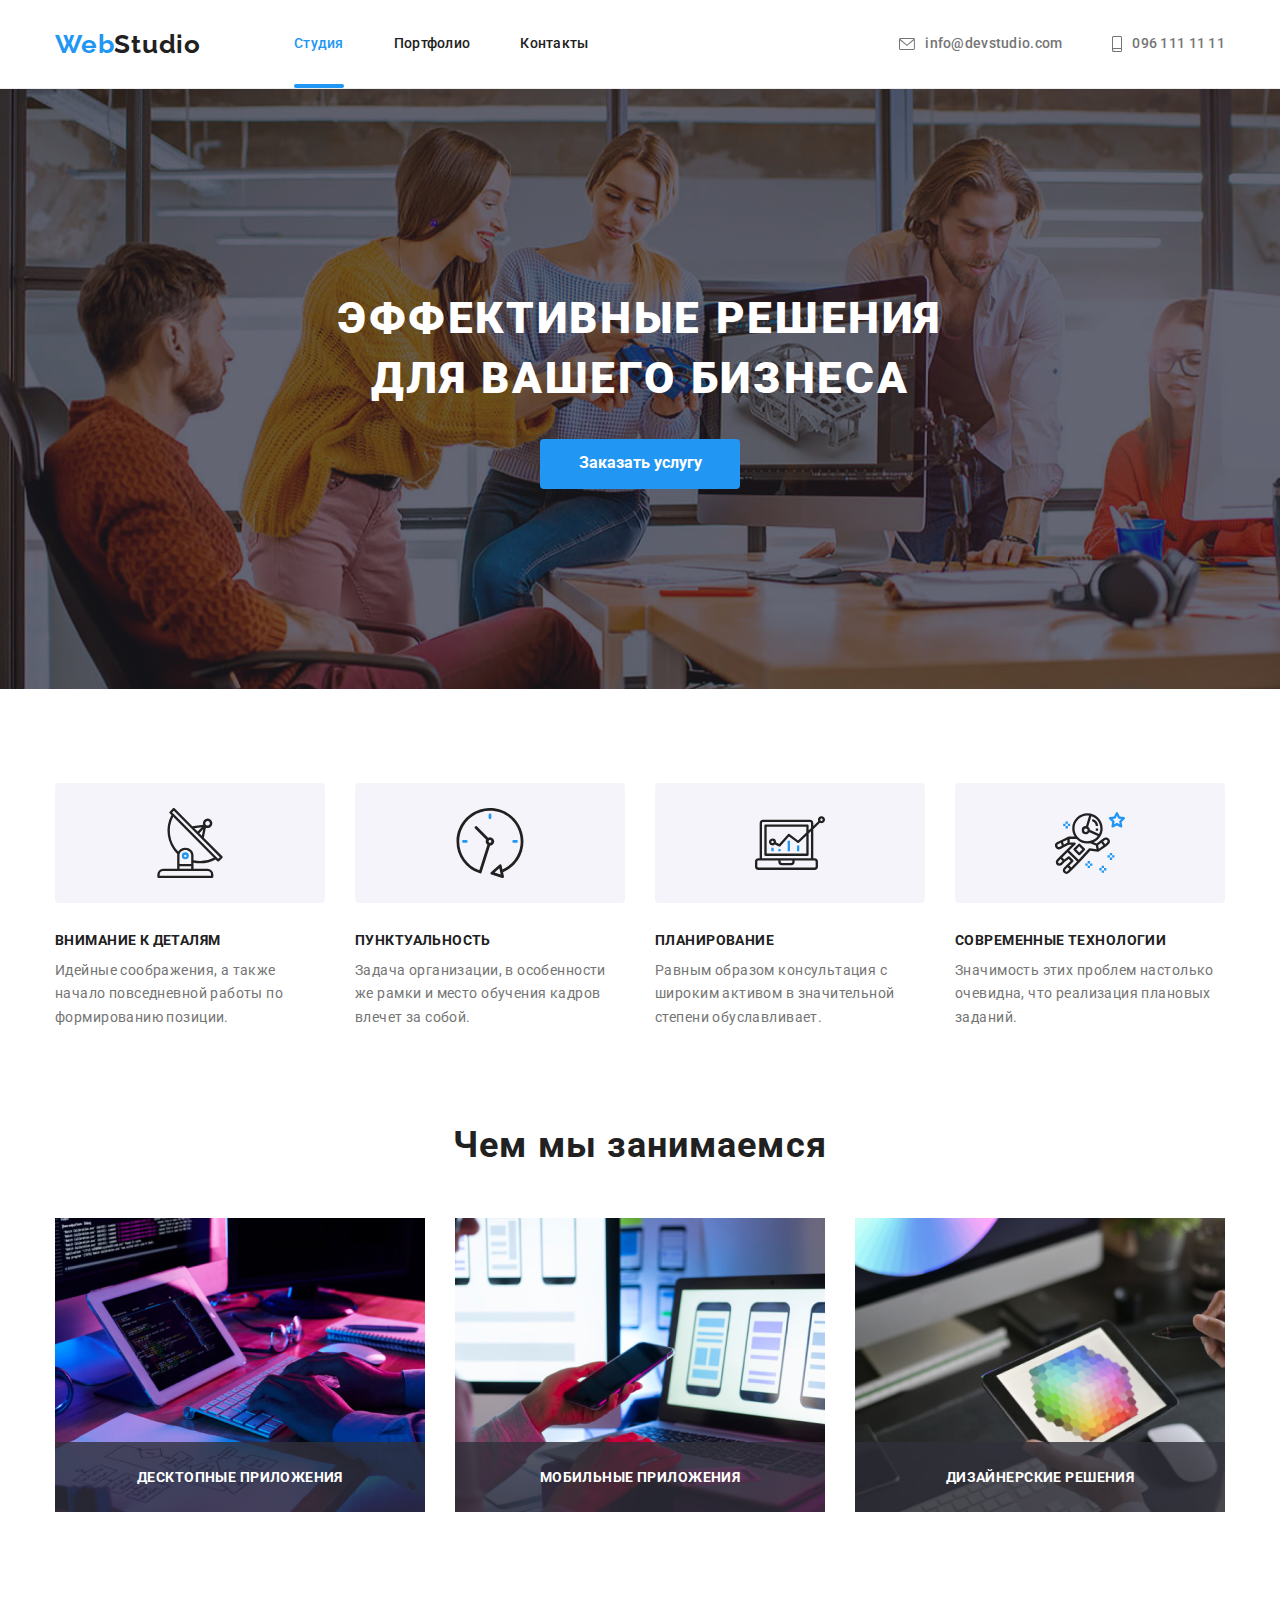
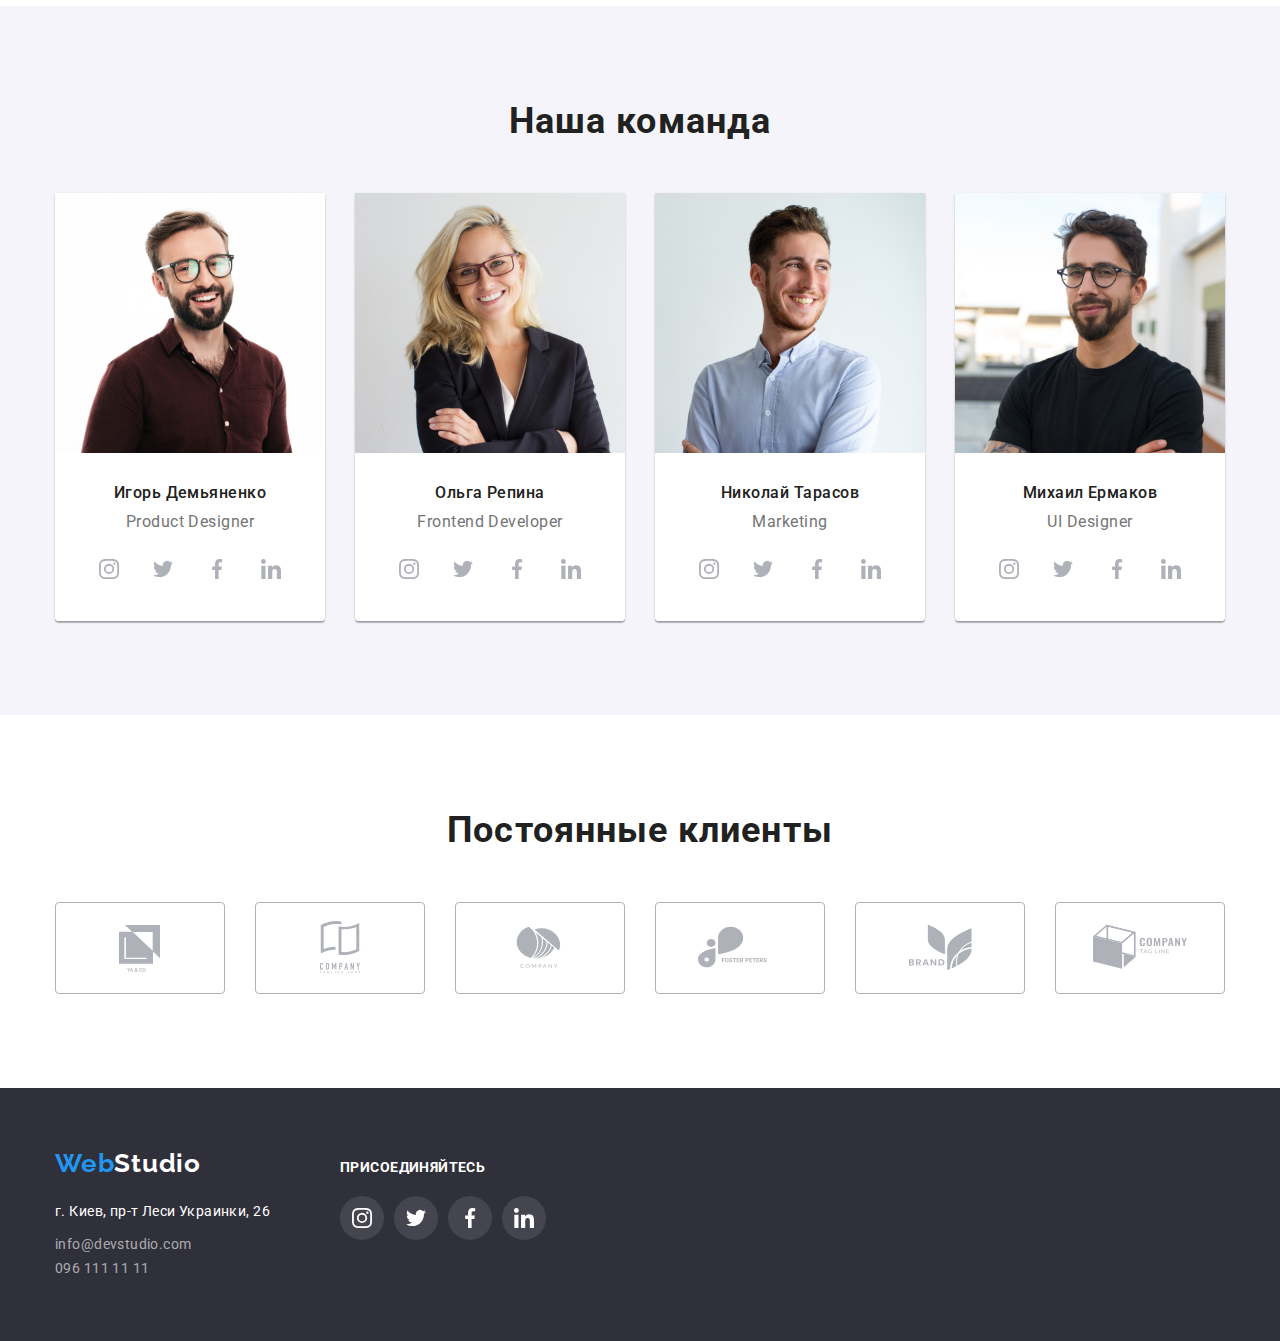
<file: index.html>
<!DOCTYPE html>
<html lang="ru">
  <head>
    <meta charset="UTF-8" />
    <meta name="viewport" content="width=device-width, initial-scale=1.0" />
    <title>Студия</title>
<link rel="stylesheet" href="https://cdnjs.cloudflare.com/ajax/libs/modern-normalize/0.6.0/modern-normalize.min.css" />
<link href="https://fonts.googleapis.com/css2?family=Raleway:wght@700&family=Roboto:wght@400;500;700;900&display=swap"
  rel="stylesheet">
<link rel="stylesheet" href="./css/style.css" />
  </head>
  <body>
    
  <header >
  <div class="container nav-container">
    <nav class="nav-subcontainer">
      <a href="./index.html" class="logo">
        <span>Web</span>Studio
      </a>
      <ul class="site-nav">
        <li><a href="./index.html" class="link curent ">Студия</a></li>
        <li><a href="./portfolio.html" class="link ">Портфолио</a></li>
        <li><a href="" class="link">Контакты</a></li>
  
      </ul>
    </nav>
  
    <ul class="auth-nav">
      <li> 
         
        <a href="mailto:info@devstudio.com" class="link" > 
          <svg class="icon-auth-nav" > 
          <use href="./images/icons.svg#icon-mail"></use>
        </svg>
        info@devstudio.com</a> </li>
      <li> <a href="tel:+0961111111" class="link">
        <svg class="icon-sec-auth-nav">
          <use href="./images/icons.svg#icon-smartphone"></use>
        </svg>
        096 111 11 11</a> </li>
    </ul>
  </div>
  </header>

  <main>
    <!-- Герой -->
    <section class="hero section " >
      <div class="container hero-container">
      <h1 class="hero-title" >Эффективные решения для вашего бизнеса</h1>
      <button type="button" class="button-primary" data-modal-open >Заказать услугу</button>  
      </div>
    </section>
<!-- переваги -->
    <section class="section-advantage section " >
      <div class="container">
      <ul class="feature list" >
        <li class="feature-li" >
         <div class="icon-hero-container" >
          <svg class="icon-hero">
            <use href="./images/icons.svg#icon-anten"></use>
          </svg>
          </div>
          <h3  class="title"  >Внимание к деталям</h3>
          <p>
          Идейные соображения, а также начало повседневной работы по формированию позиции.
          </p>
        </li>
        <li class="feature-li" >
         <div class="icon-hero-container" >

          <svg class="icon-hero">
            <use href="./images/icons.svg#icon-time"></use>
          </svg>
          </div>
          <h3 class="title" >Пунктуальность</h3>
          <p>
        Задача организации, в особенности же рамки и место обучения кадров влечет за собой.
          </p>
        </li>
        <li class="feature-li" >
         <div class="icon-hero-container" >

          <svg class="icon-hero">
            <use href="./images/icons.svg#icon-pc"></use>
          </svg>
          </div>
          <h3 class="title" >Планирование</h3>
          <p>
        Равным образом консультация с широким активом в значительной степени обуславливает.
          </p>
        </li>
        <li class="feature-li" >
         <div class="icon-hero-container" >

          <svg class="icon-hero">
            <use href="./images/icons.svg#icon-space"></use>
          </svg></div>
          <h3 class="title" >Современные технологии</h3>
          <p>
        Значимость этих проблем настолько очевидна, что реализация плановых заданий.
          </p>
        </li>
        </ul>
      </div>
     </section>
    <section class="section-work section " >
      <div class="container" >
      <h2 class="title-big">Чем мы занимаемся</h2>
    
      <ul class="section-work-list" >
        <li>
          <img src="./images/img_01.jpg" alt=" верстка " width="370" height="294" />
        <p class="we-doing-meta">
        Десктопные приложения
        </p>
        </li>
        <li>
          <img src="./images/img_02.jpg" alt="мобильная_версия" width="370" height="294" />
        <p class="we-doing-meta">
Мобильные приложения
        </p>
        </li>
        <li>
          <img src="./images/img_03.jpg" alt="дизайн" width="370" height="294" />
        <p class="we-doing-meta">
Дизайнерские решения
        </p>
        </li>
      </ul>
    </div>
    </section>
<!-- comanda -->
    <section class="section-team section " >
      <div class="container">
      <h2 class="title-big " >Наша команда</h2>
   
      <ul class="section-team-list" >
        <li class="section-team-list-li" >
          <img src="./images/igor.jpg" alt=" игорь" width="270" height="260" />
          <div class="container-team-li" > 
          <h3 class="title" > Игорь Демьяненко</h3>
          <p class="text">Product Designer
          </p>
          <ul>
            <li class="icon-team-list">
              <a href="" class="icon-team-link">

              <svg class="icon-team">
                <use href="./images/icons.svg#icon-instagram"></use>
              </svg>

              </a>
            </li>
            <li class="icon-team-list">
              <a href="" class="icon-team-link">

                <svg class="icon-team">
                  <use href="./images/icons.svg#icon-twitter"></use>
                </svg>

              </a>
            </li>
            <li class="icon-team-list">
              <a href="" class="icon-team-link">

                <svg class="icon-team">
                  <use href="./images/icons.svg#icon-facebook"></use>
                </svg>

              </a>
            </li>
            <li class="icon-team-list">
              <a href="" class="icon-team-link">

                <svg class="icon-team">
                  <use href="./images/icons.svg#icon-lincedin"></use>
                </svg>

              </a>
            </li>
          </ul>
         
          <div>
        </li>
        <li class="section-team-list-li" >
            <img src="./images/olga.jpg" alt=" ольга" width="270" height="260" />
            <div class="container-team-li" > 
            <h3 class="title" > Ольга Репина</h3>
            <p class="text" >
          Frontend Developer
            </p>
          <ul>
            <li class="icon-team-list">
              <a href="" class="icon-team-link">
          
                <svg class="icon-team">
                  <use href="./images/icons.svg#icon-instagram"></use>
                </svg>
          
              </a>
            </li>
            <li class="icon-team-list">
              <a href="" class="icon-team-link">
          
                <svg class="icon-team">
                  <use href="./images/icons.svg#icon-twitter"></use>
                </svg>
          
              </a>
            </li>
            <li class="icon-team-list">
              <a href="" class="icon-team-link">
          
                <svg class="icon-team">
                  <use href="./images/icons.svg#icon-facebook"></use>
                </svg>
          
              </a>
            </li>
            <li class="icon-team-list">
              <a href="" class="icon-team-link">
          
                <svg class="icon-team">
                  <use href="./images/icons.svg#icon-lincedin"></use>
                </svg>
          
              </a>
            </li>
          </ul>
            </div>
         </li>
            <li class="section-team-list-li" >
              <img src="./images/mykola.jpg" alt="николай" width="270" height="260" />
              <div class="container-team-li">
              <h3 class="title" > Николай Тарасов</h3>
              <p class="text" >
            Marketing
              </p>
          <ul>
            <li class="icon-team-list">
              <a href="" class="icon-team-link">
          
                <svg class="icon-team">
                  <use href="./images/icons.svg#icon-instagram"></use>
                </svg>
          
              </a>
            </li>
            <li class="icon-team-list">
              <a href="" class="icon-team-link">
          
                <svg class="icon-team">
                  <use href="./images/icons.svg#icon-twitter"></use>
                </svg>
          
              </a>
            </li>
            <li class="icon-team-list">
              <a href="" class="icon-team-link">
          
                <svg class="icon-team">
                  <use href="./images/icons.svg#icon-facebook"></use>
                </svg>
          
              </a>
            </li>
            <li class="icon-team-list">
              <a href="" class="icon-team-link">
          
                <svg class="icon-team">
                  <use href="./images/icons.svg#icon-lincedin"></use>
                </svg>
          
              </a>
            </li>
          </ul>
              </div>
            </li>
        <li class="section-team-list-li" >
          <img src="./images/micha.jpg" alt="михаил" width="270" height="260" />
          <div class="container-team-li">
          <h3 class="title" > Михаил Ермаков</h3>
          <p class="text" >UI Designer </p>
          <ul>
            <li class="icon-team-list">
              <a href="" class="icon-team-link">
          
                <svg class="icon-team">
                  <use href="./images/icons.svg#icon-instagram"></use>
                </svg>
          
              </a>
            </li>
            <li class="icon-team-list">
              <a href="" class="icon-team-link">
          
                <svg class="icon-team">
                  <use href="./images/icons.svg#icon-twitter"></use>
                </svg>
          
              </a>
            </li>
            <li class="icon-team-list">
              <a href="" class="icon-team-link">
          
                <svg class="icon-team">
                  <use href="./images/icons.svg#icon-facebook"></use>
                </svg>
          
              </a>
            </li>
            <li class="icon-team-list">
              <a href="" class="icon-team-link">
          
                <svg class="icon-team">
                  <use href="./images/icons.svg#icon-lincedin"></use>
                </svg>
          
              </a>
            </li>
          </ul>
          </div>
        </li>
      </ul>
    </div>
     </section>
     <section class="section section-client">
       <div class="container client-cont">
       <h2 class="title-big" >Постоянные клиенты</h2>
       <ul class="client-list">
         <li> <a class="client-list-link" href=""> 
          <svg class="icon-client">
            <use href="./images/icons.svg#icon-clientone"></use>
          </svg></a>
         </li>
         <li> <a class="client-list-link" href=""> <svg class="icon-client">
          <use href="./images/icons.svg#icon-clienttwo"></use>
        </svg></a>
      </li>
         <li> <a class="client-list-link" href=""> 
          <svg class="icon-client">
            <use href="./images/icons.svg#icon-clientthree"></use>
          </svg></a>
         </li>
         <li> <a class="client-list-link" href=""> 
          <svg class="icon-client">
            <use href="./images/icons.svg#icon-clientfour"></use>
          </svg></a>
         </li>
         <li> <a class="client-list-link" href=""> <svg class="icon-client">
          <use href="./images/icons.svg#icon-clientfive"></use>
        </svg> </a>
      </li>
         <li> <a class="client-list-link" href=""> 
          <svg class="icon-client">
            <use href="./images/icons.svg#icon-clientsix"></use>
          </svg></a>
         </li>
       </ul>
      </div>
     </section>
  </main>
 <footer class="footer ">
  <div class="container footer-container" >
    <div>
<a href="./index.html" class="logo second">
<span>Web</span>Studio
</a>
<address >
  <p class="point">г. Киев, пр-т Леси Украинки, 26</p> 
<ul class="footer-list">

  
  <li>  <a   href="mailto:info@devstudio.com" class="link" > info@devstudio.com</a> </li>
  <li> <a  href="tel:+0961111111"  class="link" >096 111 11 11</a> </li>
</ul>
</address>
</div>
<div class="soclist" >
  <h2 class="final" >присоединяйтесь</h2>
  <ul>
    <li class="icon-team-list">
      <a href="" class="icon-team-link">
  
        <svg class="icon-team">
          <use href="./images/icons.svg#icon-instagram"></use>
        </svg>
  
      </a>
    </li>
    <li class="icon-team-list">
      <a href="" class="icon-team-link">
  
        <svg class="icon-team">
          <use href="./images/icons.svg#icon-twitter"></use>
        </svg>
  
      </a>
    </li>
    <li class="icon-team-list">
      <a href="" class="icon-team-link">
  
        <svg class="icon-team">
          <use href="./images/icons.svg#icon-facebook"></use>
        </svg>
  
      </a>
    </li>
    <li class="icon-team-list">
      <a href="" class="icon-team-link">
  
          <svg class="icon-team">
                  <use href="./images/icons.svg#icon-lincedin"></use>
                </svg>
  
      </a>
    </li>
  </ul>
</div>
</div>
  </footer>
  <div class="backdrop is-hidden" data-modal>
    <div class="modal">
      <button class="modal-btn" type="button" data-modal-close aria-label="Кнопка закрытия">
        <svg class="modal-close" width="18" height="18">
          <use href="./images/icons.svg#icon-close"></use>
        </svg>
      </button>
      <form class="form" action=""></form>
    </div>
  </div>
  <script src="./js/modal.js"></script>
  </body> 
  
  </html>
</file>
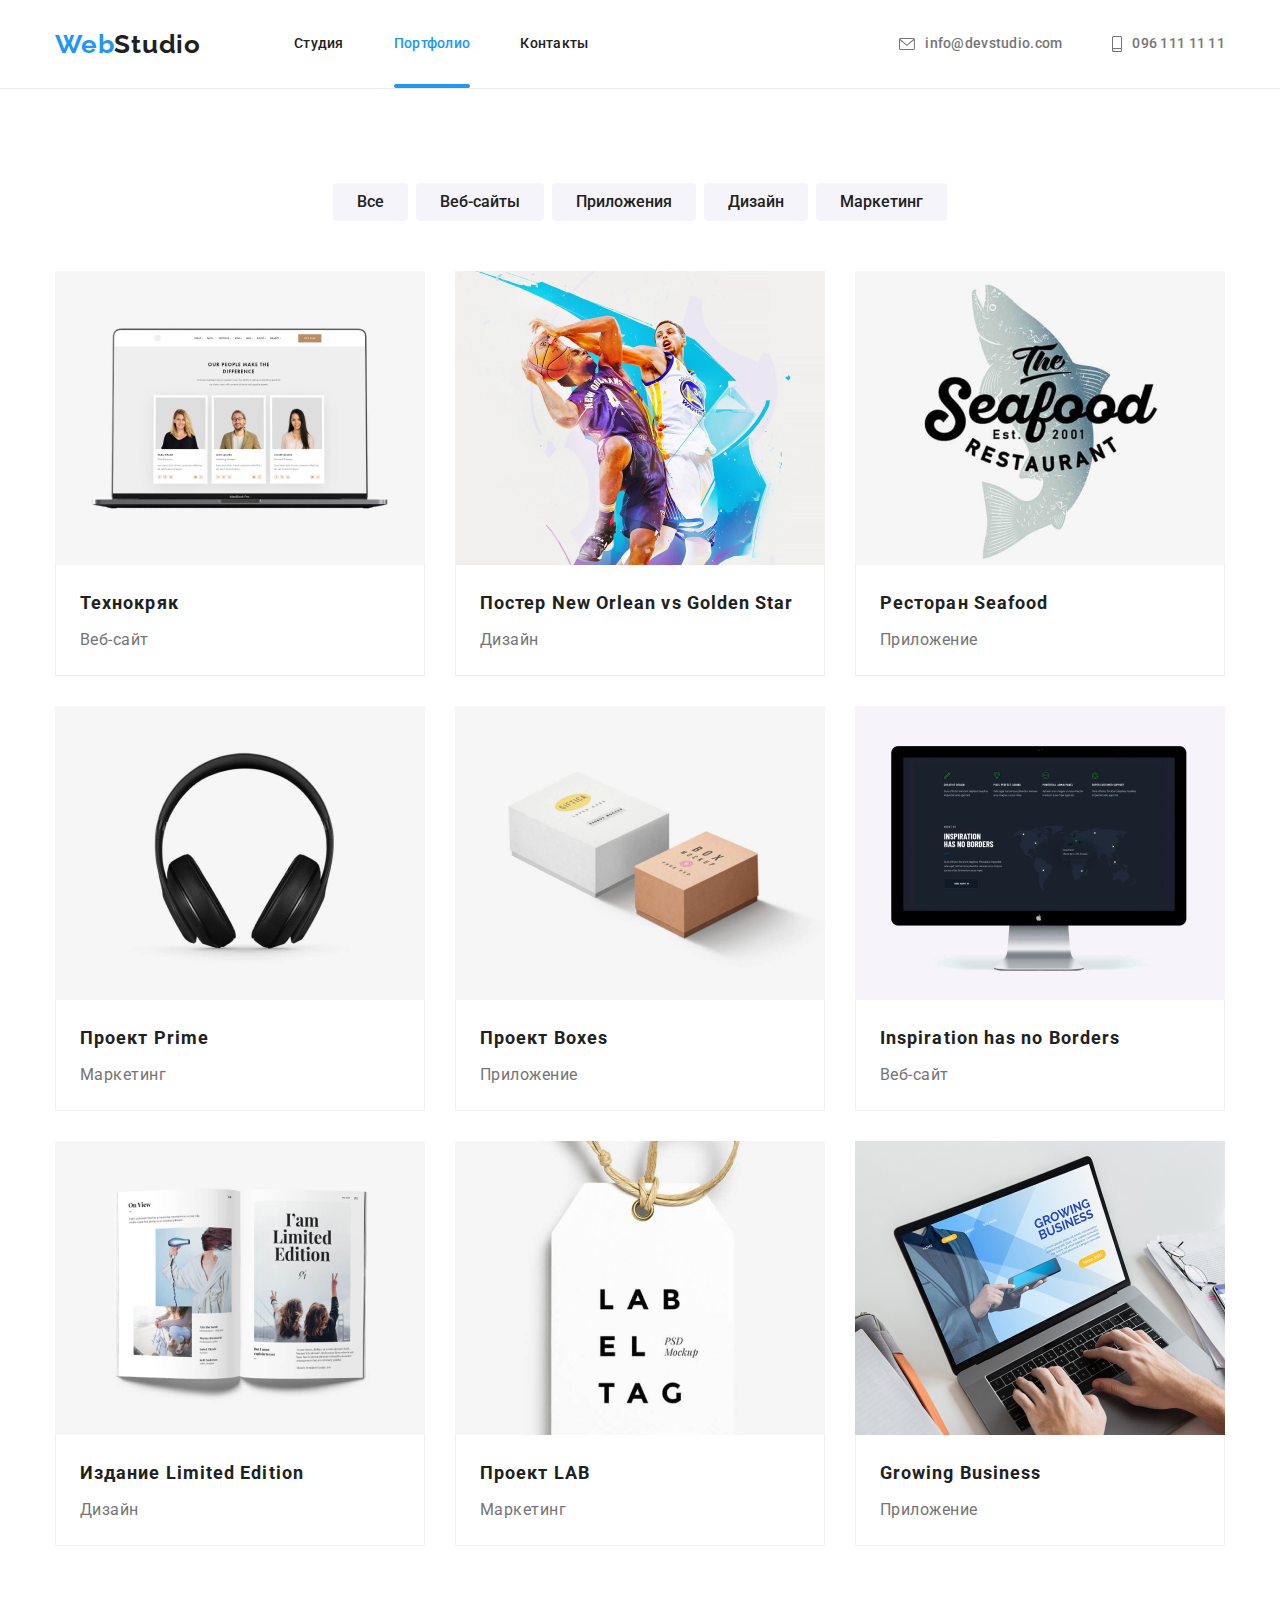
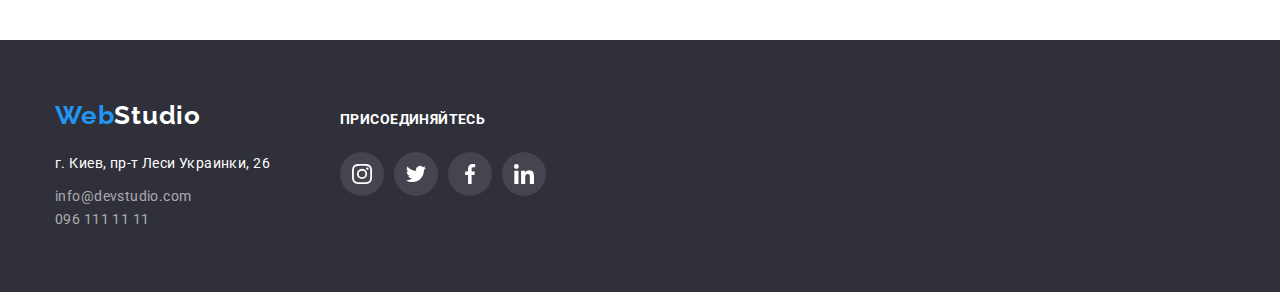
<file: portfolio.html>
<!DOCTYPE html>
<html lang="ru">

<head>
    <meta charset="UTF-8" />
    <meta name="viewport" content="width=device-width, initial-scale=1.0" />
    <title>Портфолио</title>
<link rel="stylesheet" href="https://cdnjs.cloudflare.com/ajax/libs/modern-normalize/0.6.0/modern-normalize.min.css" />
    <link href="https://fonts.googleapis.com/css2?family=Raleway:wght@700&family=Roboto:wght@400;500;700;900&display=swap"
        rel="stylesheet">
        <link rel="stylesheet" href="./css/style.css" />
</head>

<body>

<header>
    <div class="container nav-container">
        <nav class="nav-subcontainer">
            <a href="./index.html" class="logo">
                <span>Web</span>Studio
            </a>
            <ul class="site-nav">
                <li><a href="./index.html" class="link  ">Студия</a></li>
                <li><a href="./portfolio.html" class="link curent">Портфолио</a></li>
                <li><a href="" class="link">Контакты</a></li>

            </ul>
        </nav>

        <ul class="auth-nav">
            <li>

                <a href="mailto:info@devstudio.com" class="link">
                    <svg class="icon-auth-nav">
                        <use href="./images/icons.svg#icon-mail"></use>
                    </svg>
                    info@devstudio.com</a>
            </li>
            <li> <a href="tel:+0961111111" class="link">
                    <svg class="icon-sec-auth-nav">
                        <use href="./images/icons.svg#icon-smartphone"></use>
                    </svg>
                    096 111 11 11</a> </li>
        </ul>
    </div>
</header>
 <!--контент-->
    <main>
 
        <section class="section-example section" >
            <div class="container" >
              <!-- кнопки -->  
            <ul class="example-btn-list" >
                <li> 
                    <button type="button" class="button-secondary" >Все</button>  
                </li>
                <li> 
                    <button type="button" class="button-secondary" >Веб-сайты</button>  
                </li>
                <li> 
                    <button type="button" class="button-secondary" >Приложения</button>  
                </li>
                <li> 
                    <button type="button" class="button-secondary" >Дизайн</button>  
                </li>
                <li> 
                    <button type="button" class="button-secondary" >Маркетинг</button>  
            </li>  
           
            </ul>
<!-- список картинок -->
            <ul class="img-example-list">
                <li class="img-example-item action" >
                 <a class="portfolio-link" href="">
                     <div class="overley-box">
                    <img class="img-example" src="./images/mac.jpg" alt="mac" width="370" height="294">
                    <p class="overley">Технокряк это современная площадка распространения коронавируса. Компании используют эту платформу для цифрового
                    шпионажа и атак на защищённые сервера конкурентов.</p>
                     </div>
                <div class="container-cart">
                    <h2 class="title" >Технокряк</h2>
                    <p class="text" >Веб-сайт</p>
                 </div>
                </a> 
                  
                </li>
                <li class="img-example-item" >
                    <a class="portfolio-link" href="">
<div class="overley-box">
                    <img src="./images/basketball.jpg" alt="basketball" width="370" height="294">
<p class="overley">Технокряк это современная площадка распространения коронавируса. Компании используют эту платформу для цифрового
                    шпионажа и атак на защищённые сервера конкурентов.</p>
                     </div>
                    <div class="container-cart">
   
                    <h2 class="title" >Постер New Orlean vs Golden Star</h2>
                    <p class="text" >Дизайн</p>
                    
                    </div>
                    </a>
                </li>
                <li class="img-example-item" >
                    <a class="portfolio-link" href="">
<div class="overley-box">
                    <img src="./images/shark.jpg" alt="shark" width="370" height="294">
<p class="overley">Технокряк это современная площадка распространения коронавируса. Компании используют эту платформу для цифрового
                    шпионажа и атак на защищённые сервера конкурентов.</p>
                     </div>
                    <div class="container-cart ">
                    <h2 class="title" >Ресторан Seafood</h2>
                    <p class="text" >Приложение</p>
                    
            
                </div>
</a>
                </li>
                <li class="img-example-item" >
                    <a class="portfolio-link" href="">
<div class="overley-box">
                    <img src="./images/headphones.jpg" alt="headphones" width="370" height="294">
<p class="overley">Технокряк это современная площадка распространения коронавируса. Компании используют эту платформу для цифрового
                    шпионажа и атак на защищённые сервера конкурентов.</p>
                     </div>
                    <div class="container-cart">
    
                    <h2 class="title" >Проект Prime</h2>
                    <p class="text" >Маркетинг</p>
                    
                    </div>
                    </a>
                </li>
                <a class="portfolio-link" href="">
                <li class="img-example-item" >
<div class="overley-box">
                    <img src="./images/box.jpg" alt="box" width="370" height="294">
<p class="overley">Технокряк это современная площадка распространения коронавируса. Компании используют эту платформу для цифрового
                    шпионажа и атак на защищённые сервера конкурентов.</p>
                     </div>
                    <div class="container-cart">
   
                    <h2 class="title" >Проект Boxes</h2>
                    <p class="text" >Приложение</p>
                    
                    </div>
                    </a>
                </li>
                <li class="img-example-item" >
                    <a class="portfolio-link" href="">
                       <div class="overley-box"> 
                    <img src="./images/imac.jpg" alt="imac" width="370" height="294">
<p class="overley">Технокряк это современная площадка распространения коронавируса. Компании используют эту платформу для цифрового
                    шпионажа и атак на защищённые сервера конкурентов.</p>
                     </div>
                    <div class="container-cart">
                    <h2 class="title" >Inspiration has no Borders</h2>
                    <p class="text" >Веб-сайт</p>
                    
                    </div>
                    </a>
                </li>
                <li class="img-example-item" >
                    <a class="portfolio-link" href=""> 
<div class="overley-box">
                    <img src="./images/journal.jpg" alt="journal" width="370" height="294">
<p class="overley">Технокряк это современная площадка распространения коронавируса. Компании используют эту платформу для цифрового
                    шпионажа и атак на защищённые сервера конкурентов.</p>
                     </div>
                    <div class="container-cart">
   
                    <h2 class="title" >Издание Limited Edition</h2>
                    <p class="text" >Дизайн</p>
                    
                    </div>
                    </a>
                </li>
                <li class="img-example-item" >
                    <a class="portfolio-link" href="">
<div class="overley-box">
                    <img src="./images/tag.jpg" alt="tag" width="370" height="294">
<p class="overley">Технокряк это современная площадка распространения коронавируса. Компании используют эту платформу для цифрового
                    шпионажа и атак на защищённые сервера конкурентов.</p>
                     </div>
                    <div class="container-cart">
    
                    <h2 class="title" >Проект LAB</h2>
                    <p class="text" >Маркетинг</p>
                    
                    </div>
                    </a>
                </li>
                <li class="img-example-item" >
                    <a class="portfolio-link" href="">
                     <div class="overley-box">   
                    <img src="./images/workproces.jpg" alt="workproces" width="370" height="294">
<p class="overley">Технокряк это современная площадка распространения коронавируса. Компании используют эту платформу для цифрового
                    шпионажа и атак на защищённые сервера конкурентов.</p>
                     </div>
                    <div class="container-cart">
    
                    <h2 class="title" >Growing Business</h2>
                    <p class="text" >Приложение</p>
    
                    </div>
                  </a>  
                </li>

            </ul>
             </div>

        </section>


    </main>

<!-- футер -->
    <footer class="footer ">
        <div class="container footer-container">
            <div>
                <a href="./index.html" class="logo second">
                    <span>Web</span>Studio
                </a>
                <address>
                    <p class="point">г. Киев, пр-т Леси Украинки, 26</p>
                    <ul class="footer-list">
    
    
                        <li> <a href="mailto:info@devstudio.com" class="link"> info@devstudio.com</a> </li>
                        <li> <a href="tel:+0961111111" class="link">096 111 11 11</a> </li>
                    </ul>
                </address>
            </div>
            <div class="soclist">
                <span class="final">присоединяйтесь</span>
                <ul>
                    <li class="icon-team-list">
                        <a href="" class="icon-team-link">
    
                            <svg class="icon-team">
                                <use href="./images/icons.svg#icon-instagram"></use>
                            </svg>
    
                        </a>
                    </li>
                    <li class="icon-team-list">
                        <a href="" class="icon-team-link">
    
                            <svg class="icon-team">
                                <use href="./images/icons.svg#icon-twitter"></use>
                            </svg>
    
                        </a>
                    </li>
                    <li class="icon-team-list">
                        <a href="" class="icon-team-link">
    
                            <svg class="icon-team">
                                <use href="./images/icons.svg#icon-facebook"></use>
                            </svg>
    
                        </a>
                    </li>
                    <li class="icon-team-list">
                        <a href="" class="icon-team-link">
    
                            <svg class="icon-team">
                                <use href="./images/icons.svg#icon-lincedin"></use>
                            </svg>
    
                        </a>
                    </li>
                </ul>
            </div>
        </div>
    </footer>
    </body>
    
    </html>
</file>
<file: css/style.css>
html {
  box-sizing: border-box;
}

*,
*::before,
*::after {
  box-sizing: inherit;
}

h1,
h2,
h3,
h4,
h5,
h6,
p,
ul,
link {
  margin: 0;
}
img {
  display: block;
  max-width: 100%;
  /* margin: 0; */
}

:root {
  --primary-text-color: #212121;
  --title-text-color: #757575;
  --accent-color: #2196f3;
  --primary-bacground-color: #e5e5e5;
  --secondary-bacground-color: #2f303a;
  --special: #ffffff99;
}

body {
  background-color: #fff;
  color: var(--primary-text-color);
  font-family: Roboto, sans-serif;
  font-style: normal;
  font-weight: normal;
  font-size: 14px;
  line-height: 1.71;
  letter-spacing: 0.03em;
}
.section {
  padding: 94px 0 0 0;
}
.container {
  margin: 0 auto;
  width: 1200px;
  padding: 0 15px;
  /* outline: 2px solid tomato; */
}
header {
  background-color: #ffffff;
}
li {
  list-style-type: none;
}
a {
  text-decoration: none;
}
/* header */
header {
  border-bottom: 1px solid #ececec;
}
/* nav */
.nav-container {
  display: flex;
  align-items: center;
  /* min-height: 80px; */
}
.nav-subcontainer {
  display: flex;
  align-items: center;
}

/* ЛОГО */
.logo {
  margin-right: 93px;
  color: var(--primary-text-color);
  font-family: Raleway;
  font-weight: bold;
  font-size: 26px;
  line-height: 1.19;
  letter-spacing: 0.03em;
}
.second {
  color: white;
}
span {
  color: var(--accent-color);
}

.site-nav {
  display: flex;
  /* margin-right: 331px; */
  padding: 0;
}
.site-nav li {
  display: block;
  /* padding: 34px 0; */
  margin-right: 50px;
}
.site-nav li:last-child {
  margin-right: 0;
}
.auth-nav li {
  margin-right: 50px;
}
.auth-nav li:last-child {
  margin-right: 0;
}

.site-nav .link {
  display: block;
  font-weight: 500;
  line-height: 1, 14;
  letter-spacing: 0.02em;
  color: var(--primary-text-color);
  padding: 32px 0;
  transition: color 250ms cubic-bezier(0.4, 0, 0.2, 1);
}
.site-nav .link.curent {
  color: var(--accent-color);
  position: relative;
  transition: color 250ms cubic-bezier(0.4, 0, 0.2, 1),
    fill 250ms cubic-bezier(0.4, 0, 0.2, 1);
}

.curent::after {
  position: absolute;
  left: 0;
  bottom: 0;
  content: "";
  width: 100%;
  height: 4px;
  display: block;
  text-decoration: overline;
  background-color: var(--accent-color);
  border-radius: 2px;
}

.site-nav .link:hover,
.site-nav .link:focus {
  color: var(--accent-color);
  fill: var(--accent-color);
}
.auth-nav {
  display: flex;
  margin-left: auto;
  padding: 0;
  align-items: center;
  transition: color 250ms cubic-bezier(0.4, 0, 0.2, 1);
}

.auth-nav .link {
  display: flex;
  align-items: center;
  color: var(--title-text-color);
  font-weight: 500;
  line-height: 1, 14;
  letter-spacing: 0.02em;
  transition: color 250ms cubic-bezier(0.4, 0, 0.2, 1);
}
.icon-auth-nav {
  width: 16px;
  height: 12px;
  fill: currentColor;
  margin-right: 10px;
  transition: fill 250ms cubic-bezier(0.4, 0, 0.2, 1);
}

.icon-sec-auth-nav {
  width: 10px;
  height: 16px;
  fill: currentColor;
  margin-right: 10px;
  transition: fill 250ms cubic-bezier(0.4, 0, 0.2, 1);
}
.icon-sec-auth-nav:hover,
.icon-sec-auth-nav:focus {
  fill: var(--accent-color);
}
.auth-nav li:hover,
.auth-nav li:focus {
  color: var(--accent-color);
}

.auth-nav .link:hover,
.auth-nav .link:focus {
  color: var(--accent-color);
}

/*герой*/
.hero {
  background-color: var(--secondary-bacground-color);
  background-image: linear-gradient(
      rgba(47, 48, 58, 0.4),
      rgba(47, 48, 58, 0.4)
    ),
    url(../images/background.jpg);
  background-color: var(--secondary-bacground-color);
  max-width: 1600px;
  background-size: cover;
  margin: 0 auto;
  text-align: center;
  padding: 200px 0;
  background-repeat: no-repeat;
}

.hero-title {
  max-width: 696px;
  color: #ffffff;
  font-weight: 900;
  font-size: 44px;
  line-height: 1.36;
  letter-spacing: 0.06em;
  margin: 0 auto;
  margin-bottom: 30px;
  text-transform: uppercase;
}
/* 1 КНОПКА */
.button-primary {
  align-self: center;
  width: 200px;
  min-height: 50px;
  padding: 10px 32px;
  border: 2px solid transparent;
  border-radius: 3px;
  cursor: pointer;
  background-color: var(--accent-color);
  color: #ffffff;
  border-radius: 4px;
  font-weight: bold;
  font-size: 16px;
  line-height: 1, 9;
}

/*2knopka*/
.button-secondary {
  /* width: 200px; */
  min-height: 38px;
  padding: 6px 22px;
  /* margin-left: 8px; */
  border: 2px solid transparent;
  cursor: pointer;
  background-color: #f5f4fa;
  border-radius: 4px;
  color: var(--primary-text-color);
  font-family: Roboto;
  font-weight: 500;
  font-size: 16px;
  line-height: 1.16;
  transition: background-color 250ms cubic-bezier(0.4, 0, 0.2, 1),
    color 250ms cubic-bezier(0.4, 0, 0.2, 1),
    box-shadow 250ms cubic-bezier(0.4, 0, 0.2, 1);
}
.button-secondary:hover,
.button-secondary:focus {
  background-color: var(--accent-color);
  color: #ffffff;
  box-shadow: 0px 2px 2px 0px #0000001f, 0px 1px 2px 0px #00000014,
    0px 3px 1px 0px #0000001a;
}
/* main  1 */
/* СПИСОК ПРИИМУЩЕСТВ */

.feature {
  display: flex;
  padding: 0;
  /* margin: 94px 30px 94px 0; */
}
.icon-hero-container {
  display: flex;
  justify-content: center;
  align-items: center;
  width: 270px;
  height: 120px;
  border-radius: 4px;
  background-color: #f5f4fa;
  /* text-align: center; */
  /* padding-top: 27px; */
  margin-bottom: 30px;
}
.icon-hero {
  width: 70px;
  height: 70px;
}
.feature .title {
  font-size: 14px;
  line-height: 1.14;
  letter-spacing: 0.03em;
  text-transform: uppercase;
  color: var(--primary-text-color);
  margin-bottom: 10px;
  max-width: 270px;
}
.feature li:not(:last-child) {
  margin-right: 30px;
}
.feature p {
  max-width: 270px;
}

/* chto my delaem */

/* БОЛЬШОЙ ЗАГОЛОВОК */

.title-big {
  margin-bottom: 50px;
  font-weight: bold;
  font-size: 36px;
  line-height: 1.2;
  text-align: center;
  letter-spacing: 0.03em;
}
/* СПИСОК ПРИИМУЩЕСТВ */
.section-work {
  padding-bottom: 94px;
}

.section-work-list {
  /* position: relative; */
  display: flex;
  padding: 0;
  /* justify-content: center; */
}
.section-work-list li:not(:last-child) {
  margin-right: 30px;
}

.section-work-list li {
  position: relative;
}

.we-doing-meta {
  position: absolute;
  bottom: 0%;
  left: 0%;
  width: 100%;
  height: 70px;
  text-align: center;
  background-color: rgba(47, 48, 58, 0.8);
  padding: 27px 0;

  font-weight: 700;
  font-size: 14px;
  line-height: 16px;
  letter-spacing: 0.03em;
  text-transform: uppercase;
  color: #fff;
  z-index: 9999;
}

/* настуана секция з окмандою--------------------------------- */
.section-advantage .title {
  font-weight: bold;
  font-size: 14px;
  line-height: 1.14;
  letter-spacing: 0.03em;
  text-transform: uppercase;
  color: var(--primary-text-color);
}
.section-advantage {
  font-weight: 400;
  color: var(--title-text-color);
}
/* КОМАНДА */
.section-team {
  background-color: #f5f4fa;
  padding: 94px 15px;

  /* margin: 0 15px; */
}

.section-team-list {
  display: flex;
  /* width: 270px; */
  /* height: 368px; */
  padding: 0;
  margin-right: -30px;
  /* justify-content: center; */
}

.section-team-list-li {
  background-color: #ffffff;
  margin-right: 30px;
  border-bottom-right-radius: 4px;
  border-bottom-left-radius: 4px;
  box-shadow: 0px 2px 1px 0px #00000033, 0px 1px 1px 0px #00000024,
    0px 1px 3px 0px #0000001f;
}
.section-team-list img {
  max-width: none;
  /* padding: 60 px 0; */
}

.section-team .title {
  text-align: center;
  font-weight: 500;
  font-size: 16px;
  line-height: 1.19;
  letter-spacing: 0.03em;
}
.section-team .text {
  margin-top: 10px;
  text-align: center;
  font-size: 16px;
  line-height: 1.19;
  letter-spacing: 0.03em;
  color: var(--title-text-color);
}
/* posilanya na socseti */
.section-team-list-li ul {
  display: flex;
  margin-top: 16px;
  padding: 0;
}

.icon-team-list:not(:last-child) {
  margin-right: 10px;
}

.icon-team-link {
  display: flex;
  justify-content: center;
  align-items: center;
  /* padding-top: 12px; */

  width: 44px;
  height: 44px;
  background-color: inherit;
  color: #afb1b8;
  transition: background-color 250ms cubic-bezier(0.4, 0, 0.2, 1),
    color 250ms cubic-bezier(0.4, 0, 0.2, 1);
  border-radius: 35px;
}

.icon-team {
  width: 20px;
  height: 20px;
  fill: currentColor;
}

.icon-team-link:hover,
.icon-team-link:focus {
  color: #fff;
  background-color: var(--accent-color);
  border-radius: 35px;
  cursor: pointer;
}

.container-team-li {
  padding: 30px 32px;
  background: #fff;
  border-bottom-right-radius: 4px;
  border-bottom-left-radius: 4px;
}
.section-client {
  padding: 94px 0;
}

.client-list {
  display: flex;

  /* justify-content: space-between; */
  padding: 0;
}
.client-list li:not(:last-child) {
  margin-right: 30px;
}

.client-list-link {
  display: flex;
  align-items: center;
  justify-content: center;
  width: 170px;
  height: 92px;
  border: 1px solid #afb1b8;
  box-sizing: border-box;
  border-radius: 4px;
  color: #afb1b8;
  transition: color 250ms cubic-bezier(0.4, 0, 0.2, 1),
    border-color 250ms cubic-bezier(0.4, 0, 0.2, 1);
}

.icon-client {
  width: 106px;
  height: 60px;

  fill: currentColor;
  /* border: 1px solid #afb1b8;
  box-sizing: border-box;
  border-radius: 4px; */
}

.client-list-link:hover,
.client-list-link:focus {
  color: var(--accent-color);
  border-color: var(--accent-color);
  cursor: pointer;
}

/* main  2 */
.section-example {
  padding-bottom: 94px;
}
.example-btn-list {
  display: flex;
  justify-content: center;
  margin-bottom: 50px;

  /* padding-bottom: 16px; */
  padding-left: 0px;
}

.example-btn-list li:not(:first-child) {
  margin-left: 8px;
}

.img-example-list {
  /* position: relative;   */
  display: flex;
  flex-wrap: wrap;
  /* gap: 30px; */
  margin-right: -30px;
  margin-bottom: -30px;

  padding-inline-start: 0;
}

.portfolio-link {
  /* position: relative; */
  display: block;
  /* border: 1px solid #eeeeee; */
  /* padding: 20px 24px; */
  border-top: none;
  transition: box-shadow 250ms cubic-bezier(0.4, 0, 0.2, 1),
    transform 250ms cubic-bezier(0.4, 0, 0.2, 1);
}
.container-cart {
  padding: 20px 24px;
  border: 1px solid #eeeeee;
  border-top: none;
}

.portfolio-link:hover,
.portfolio-link:focus {
  box-shadow: 1px 4px 6px 0px #00000029, 0px 4px 4px 0px #0000000f,
    0px 1px 1px 0px #0000001f;
}

/* .action {
  display: inline-block;
  content: "";
  position: absolute;
  top: 0;
  left: 0;
  width: 100%;
  height: 73%;
  background-color: rgba(33, 150, 243, 0.9);
  transform: translateX(-100%);
} */

.portfolio-link:hover .overley {
  transform: translatey(0%);
}
.overley-box {
  position: relative;
  overflow: hidden;
}
.overley {
  display: inline-block;
  content: "";
  position: absolute;
  top: 0;
  left: 0;
  width: 100%;
  height: 100%;

  transform: translatey(100%);
  opacity: 0;
  transition: transform 250ms cubic-bezier(0.4, 0, 0.2, 1);
}
.overley {
  color: #fff;
  background-color: rgba(33, 150, 243, 0.9);
  padding: 63px 24px;
  margin: 0;
  font-size: 18px;
  line-height: 1.56;
  letter-spacing: 0.3;
}
.portfolio-link:hover .overley {
  transform: translatey(0%);
  opacity: 1;
}
.img-example-item {
  /* position: relative; */
  background: #fff;
  width: 370px;
  margin-right: 30px;
  margin-bottom: 30px;
}

.section-example a {
  color: #212121;
}
.section-example .title {
  /* padding: 20px 24px 4px; */
  font-weight: bold;
  font-size: 18px;
  line-height: 2;
  letter-spacing: 0.06em;
}

.section-example .text {
  margin-top: 4px;
  font-size: 16px;
  line-height: 1.87;
  letter-spacing: 0.03em;
  color: var(--title-text-color);
}
/* futer */
footer {
  padding: 60px 0;
}
.footer-container {
  /* padding: 0 15px; */
  display: flex;
  align-items: baseline;
}
address {
  margin-top: 20px;
}
footer li {
  font-style: normal;
  list-style-type: none;
}

.footer a {
  margin: 0;
}
.footer {
  background-color: var(--secondary-bacground-color);
}
.point {
  color: #ffffff;
  font-weight: 400;
  font-style: normal;
}
.footer-list {
  padding: 0;
  margin-top: 9px;
}

.footer-list .link {
  color: var(--special);
  font-weight: 400;
  transition: color 250ms cubic-bezier(0.4, 0, 0.2, 1);
}

.footer-list .link:hover,
.footer-list .link:focus {
  color: var(--accent-color);
}
.soclist {
  margin-left: 70px;
}
.soclist ul {
  margin-top: 20px;
  padding: 0;
  display: flex;
}
.final {
  font-weight: bold;
  font-size: 14px;
  line-height: 1.14;
  letter-spacing: 0.03em;
  text-transform: uppercase;
  color: #fff;
}

.soclist .icon-team {
  fill: #fff;
  /* background-color: rgba(255, 255, 255, 0.1); */
}

.soclist .icon-team-link {
  background-color: rgba(255, 255, 255, 0.1);
  border-radius: 35px;
  transition: background-color 250ms cubic-bezier(0.4, 0, 0.2, 1);
}

.soclist .icon-team-link:focus,
.soclist .icon-team-link:hover {
  background-color: var(--accent-color);
}
/* ======== MODAL ======== */
.backdrop {
  position: fixed;
  top: 0;
  width: 100vw;
  height: 100vh;
  background-color: rgba(0, 10, 0, 0.2);
  z-index: 9999;
  opacity: 1;
  transition: opacity 400ms cubic-bezier(0.4, 0, 0.2, 1);
}
.modal {
  position: absolute;
  top: 50%;
  left: 50%;
  transform: translate(-50%, -50%);
  width: 530px;
  height: 580px;
  background-color: #fff;
  border-radius: 10px;
  padding: 40px 39px 40px 41px;
}
.modal-btn {
  display: flex;
  justify-content: center;
  align-items: center;
  width: 30px;
  height: 30px;
  position: absolute;
  top: 8px;
  right: 8px;
  border: 1px solid rgba(0, 0, 0, 0.1);
  border-radius: 50%;
  background-color: transparent;
  cursor: pointer;
  padding: 0;
}

.is-hidden {
  visibility: none;
  opacity: 0;
  pointer-events: none;
  transition: opacity 400ms cubic-bezier(0.4, 0, 0.2, 1);
}
/* -----------formi----------------------- */
.modal h2 {
  font-size: 20px;
  line-height: 23px;
  letter-spacing: 0.03em;
  text-align: center;
  margin-bottom: 30px;
}
.contacts-form {
  display: flex;
  flex-direction: column;
}
.field {
  position: relative;
}

.field:not(:last-child) {
  margin-bottom: 28px;
}
.contact-label {
  position: absolute;
  top: 0;
  left: 0;
  transform: translateY(-100%);
  font-size: 12px;
  line-height: 1.16;
  letter-spacing: 1%;
  /* text-transform: uppercase; */
  color: var(--title-text-color);
  /* transition: transform 250ms ease-in, color 250ms ease-in; */
}
.contact-input {
  width: 100%;
  padding: 5px 0 5px 10px;
  background-color: transparent;
  border: 1px solid #21212133;
  border-radius: 4px;

  color: var(--title-text-color);
}
/* .contact-input:focus + .contact-label,
.contact-input:not(:placeholder-shown) + .contact-label {
  transform: translateY(-30px);
  color: #ffffff;
} */
.contact-message {
  display: block;
  height: 120px;
  width: 448px;
  margin-bottom: 20px;

  color: var(--title-text-color);
  background-color: transparent;
  border: 1px solid #21212133;
  border-radius: 4px;
  resize: none;
}
.contact-message::placeholder {
  color: rgba(117, 117, 117, 0.5);
}

.privacy {
  display: flex;
  align-items: center;
  margin-bottom: 30px;
}
.privacy-checkbox {
  margin-right: 10px;
  width: 16px;
  height: 16px;
  background-color: #fff;
  border-radius: 4px;

  /* link to outer file */
  background-image: url(../img/icons/icon-check.svg);

  /* decoded svg for css
  link for decode https://yoksel.github.io/url-encoder/*/
  background-image: url("data:image/svg+xml,%3Csvg viewBox='0 0 16 16' fill='none' xmlns='http://www.w3.org/2000/svg'%3E%3Cpath d='M6.496 10.857 3.959 8.276l-.07-.073-.072.072-.888.898-.07.07.07.07 3.495 3.557.072.073.071-.073 7.504-7.636.07-.07-.07-.07-.881-.897-.072-.073-.071.073-6.551 6.66Z' fill='%23fff' stroke='%23fff' stroke-width='.2'/%3E%3C/svg%3E%0A");

  background-repeat: no-repeat;
  background-position: center;
  cursor: pointer;
  outline: 2px solid var(--primary-text-color);

  transition: background-color 250ms cubic-bezier(0.4, 0, 0.2, 1);
}
.vis .checkbox:checked + .privacy-checkbox {
  background-color: var(--accent-color);
}

.privacy-text {
  margin-right: 5px;
  color: var(--title-text-color);
}
.privacy-link {
  color: var(--accent-color);
  text-decoration: underline;
}
.send {
  width: 200px;
  height: 50px;
  color: #fff;
  background-color: var(--accent-color);
  border: transparent;
  border-radius: 4px;
  cursor: pointer;
  box-shadow: 0px 4px 4px 0px #00000026;
  transition: background-color 250ms cubic-bezier(0.4, 0, 0.2, 1);

  font-size: 16px;
  font-style: normal;
  font-weight: 700;
  line-height: 30px;
  letter-spacing: 0.06em;
  text-align: center;
}
.send:hover,
.send:focus {
  background-color: #188ce8;
}
</file>
